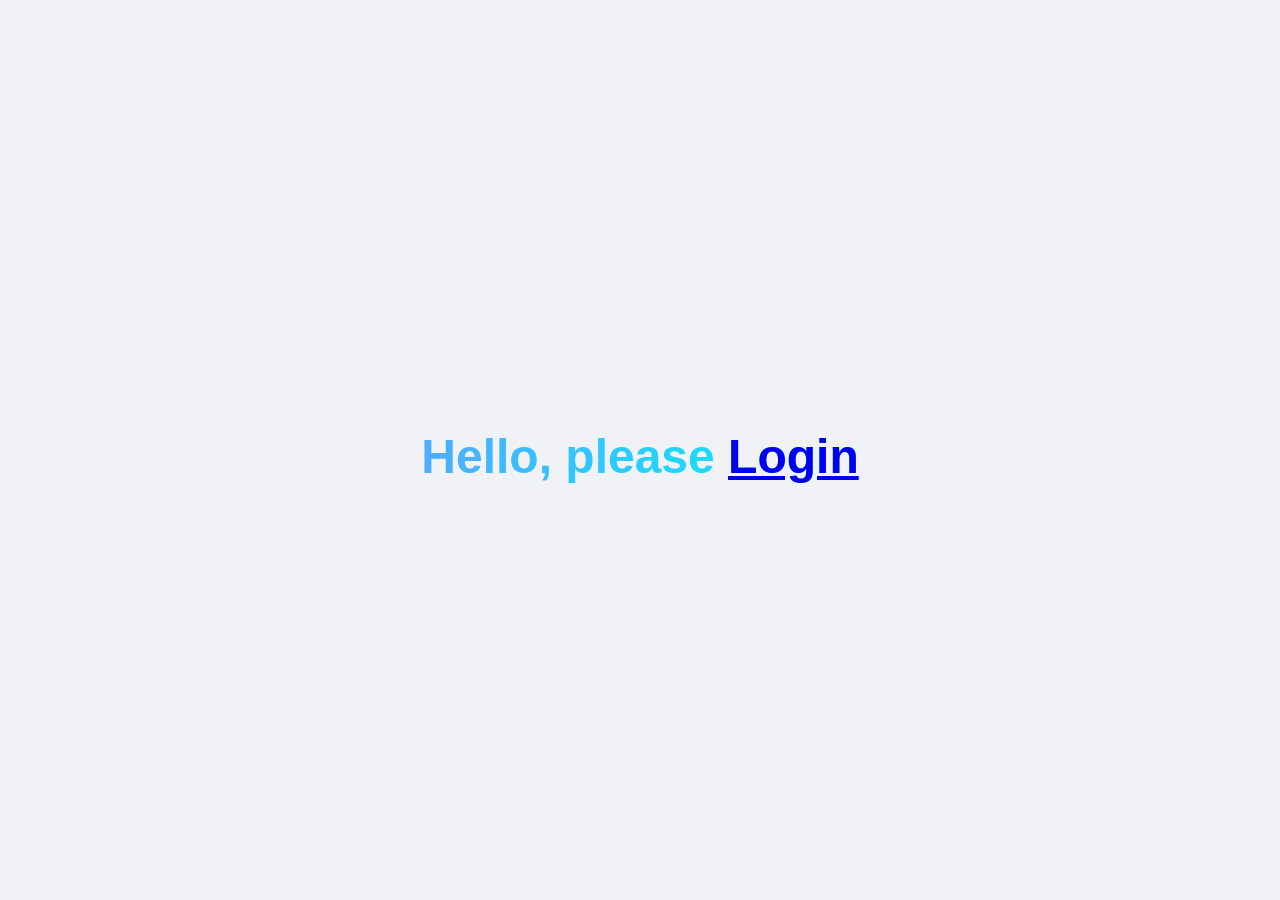
<file: index.html>
<!DOCTYPE html>
<html lang="en">
<head>
  <meta charset="UTF-8">
  <meta name="viewport" content="width=device-width, initial-scale=1.0">
  <title>Home Page</title>
<link rel="stylesheet" href="style.css">
</head>
<body>
 <h1 id="welcomMessage">Hello World</h1>
 <button id="LogoutButton" class="hidden">LogOut</button>


 <script src="script.js"></script>
</body>
</html>
</file>
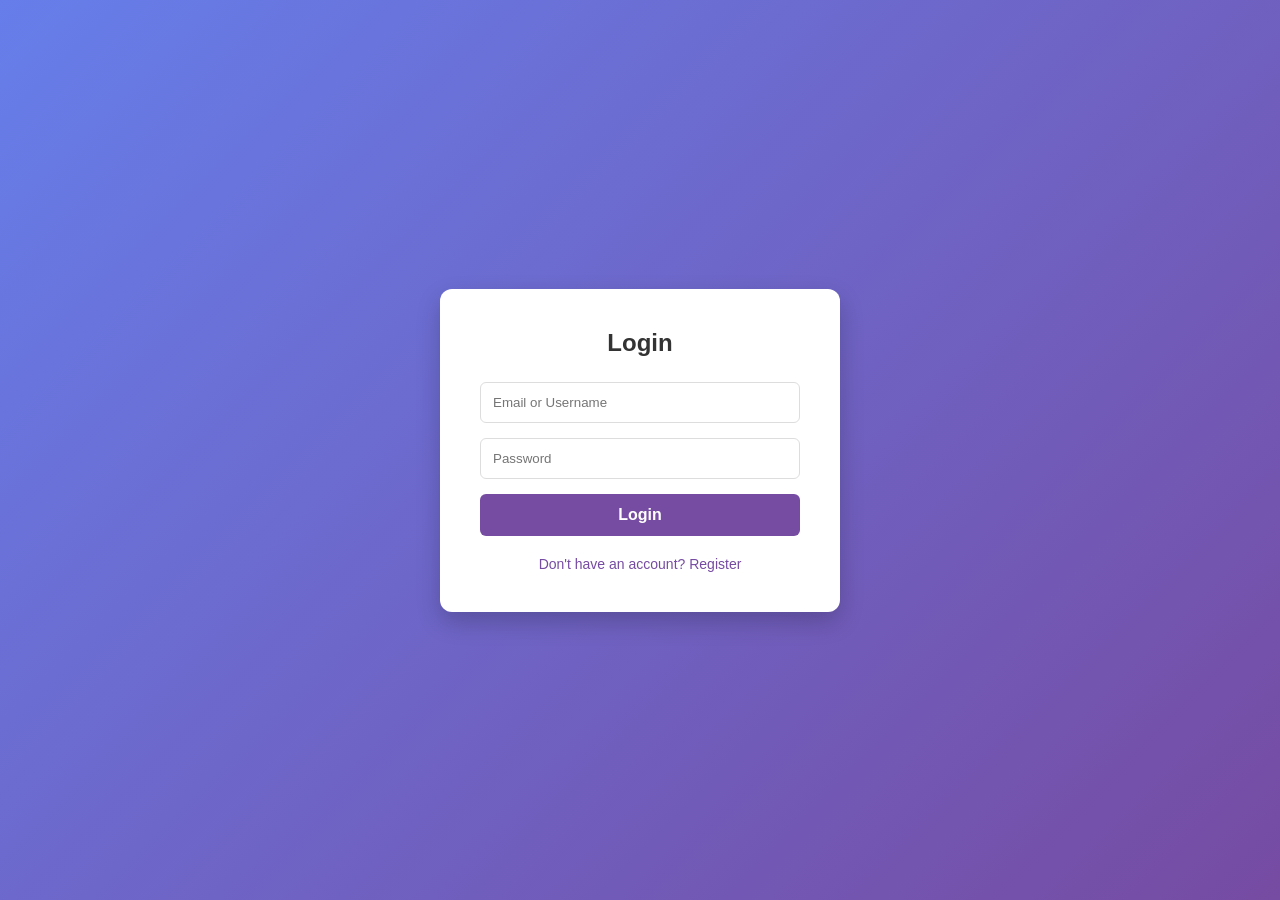
<file: login.html>
<!DOCTYPE html>
<html lang="en">
<head>
  <meta charset="UTF-8">
  <meta name="viewport" content="width=device-width, initial-scale=1.0">
  <title>Login Form</title>
  <link rel="stylesheet" href="login.css">
</head>
<body>
  <form id="loginForm" novalidate>
    <h2>Login</h2>

    <input type="text" id="identifier" placeholder="Email or Username" required>
    <span class="error-msg" id="identifierError">Please enter your email or username.</span>
    <input type="password" id="password" placeholder="Password" required>
    <span class="error-msg" id="passwordError">Please enter your password.</span>

    <button type="submit">Login</button>
    <a href="Register.html">Don't have an account? Register</a>
  </form>

  <script src="login.js"></script>
</body>
</html>
</file>
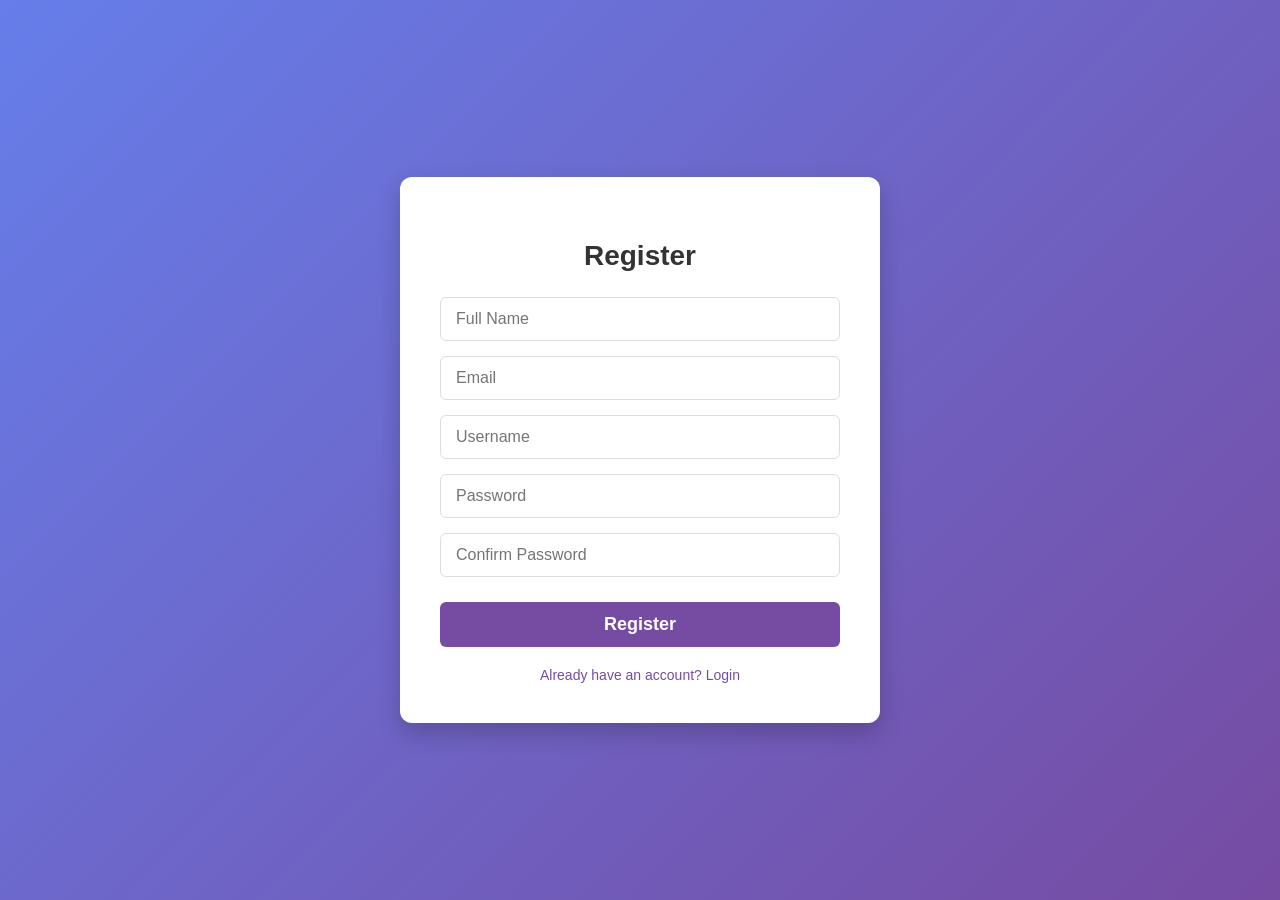
<file: Register.html>
<!DOCTYPE html>
<html lang="en">
<head>
  <meta charset="UTF-8">
  <meta name="viewport" content="width=device-width, initial-scale=1.0">
  <title>Register Form</title>
  <link rel="stylesheet" href="Register.css">
</head>
<body>
  <form id="registerForm" novalidate>
    <h2>Register</h2>

    <input type="text" placeholder="Full Name" id="name" required>
    <span class="error-msg" id="nameError">Name must be at least 3 characters.</span>
    <input type="email" placeholder="Email" id="email" required>
    <span class="error-msg" id="emailError">Please enter a valid email address.</span>

    <input type="text" placeholder="Username" id="username" required>
    <span class="error-msg" id="usernameError">Username: 4–20 chars, letters/numbers/underscores only.</span>

    <input type="password" placeholder="Password" id="password" required>
    <span class="password-strength" id="passwordStrength"></span>
    <span class="error-msg" id="passwordError"> Password must be 8+ chars with uppercase, lowercase, number & special character.
    </span>

    <input type="password" placeholder="Confirm Password" id="confirmPassword" required>
    <span class="error-msg" id="confirmError">Passwords do not match.</span>

    <button type="submit">Register</button>
    <a href="login.html">Already have an account? Login</a>
  </form>

  <script src="register.js"></script>
</body>
</html>
</file>
<file: style.css>
body {
    display: flex;
    flex-direction: column;
    justify-content: center;
    align-items: center;
    min-height: 100vh;
    margin: 0;
    background: #f0f2f5;
    font-family: 'Segoe UI', Tahoma, Geneva, Verdana, sans-serif;
}

#welcomMessage {
    font-size: 3rem;
    background: linear-gradient(90deg, #4facfe 0%, #00f2fe 100%);
    -webkit-background-clip: text;
    background-clip: text;
    color: transparent;
    margin-bottom: 20px;
    animation: fadeIn 1s ease-in;
}

#LogoutButton {
    padding: 10px 25px;
    font-size: 1rem;
    font-weight: 600;
    color: white;
    background: #ff4757;
    border: none;
    border-radius: 25px;
    cursor: pointer;
    transition: all 0.3s ease;
    box-shadow: 0 4px 6px rgba(255, 71, 87, 0.3);
}

#LogoutButton:hover {
    background: #ff6b81;
    transform: translateY(-2px);
    box-shadow: 0 6px 12px rgba(255, 71, 87, 0.4);
}


.hidden {
    display: none;
}


@keyframes fadeIn {
    from { opacity: 0; transform: translateY(-10px); }
    to { opacity: 1; transform: translateY(0); }
}
</file>
<file: login.css>
body {
    font-family: 'Segoe UI', Tahoma, Geneva, Verdana, sans-serif;
    background: linear-gradient(135deg, #667eea 0%, #764ba2 100%);
    height: 100vh;
    display: flex;
    justify-content: center;
    align-items: center;
    margin: 0;
}

#loginForm {
    background: white;
    padding: 40px;
    border-radius: 12px;
    box-shadow: 0 10px 25px rgba(0, 0, 0, 0.2);
    width: 320px;
    display: flex;
    flex-direction: column;
    gap: 15px;
}

#loginForm h2 {
    margin: 0 0 10px 0;
    text-align: center;
    color: #333;
}

#loginForm input {
    padding: 12px;
    border: 1px solid #ddd;
    border-radius: 6px;
    outline: none;
    transition: border-color 0.3s;
}

#loginForm input:focus {
    border-color: #764ba2;
}

#loginForm button {
    padding: 12px;
    background-color: #764ba2;
    color: white;
    border: none;
    border-radius: 6px;
    cursor: pointer;
    font-size: 16px;
    font-weight: bold;
    transition: background 0.3s;
}

#loginForm button:hover {
    background-color: #5a378c;
}

#loginForm a {
    text-align: center;
    text-decoration: none;
    color: #764ba2;
    font-size: 14px;
    margin-top: 5px;
}

#loginForm a:hover {
    text-decoration: underline;
}


.error-msg {
      color: #e74c3c;
      font-size: 12px;
      margin-top: -8px;
      margin-bottom: 6px;
      display: none;
    }
    input.invalid {
      border: 1.5px solid #e74c3c !important;
    }
    input.valid {
      border: 1.5px solid #27ae60 !important;
    }
</file>
<file: Register.css>
body {
    font-family: 'Segoe UI', Tahoma, Geneva, Verdana, sans-serif;
    background: linear-gradient(135deg, #667eea 0%, #764ba2 100%);
    display: flex;
    justify-content: center;
    align-items: center;
    height: 100vh;
    margin: 0;
}

#registerForm {
    background: #ffffff;
    padding: 40px;
    border-radius: 12px;
    box-shadow: 0 10px 25px rgba(0, 0, 0, 0.2);
    width: 100%;
    max-width: 400px;
    display: flex;
    flex-direction: column;
}

#registerForm h2 {
    margin-bottom: 25px;
    color: #333;
    text-align: center;
    font-size: 28px;
}

#registerForm input {
    padding: 12px 15px;
    margin-bottom: 15px;
    border: 1px solid #ddd;
    border-radius: 6px;
    outline: none;
    transition: border-color 0.3s ease;
    font-size: 16px;
}

#registerForm input:focus {
    border-color: #764ba2;
    box-shadow: 0 0 5px rgba(118, 75, 162, 0.2);
}


#registerForm button {
    background-color: #764ba2;
    color: white;
    padding: 12px;
    border: none;
    border-radius: 6px;
    font-size: 18px;
    font-weight: 600;
    cursor: pointer;
    transition: background-color 0.3s ease, transform 0.2s ease;
    margin-top: 10px;
}

#registerForm button:hover {
    background-color: #5a3782;
    transform: translateY(-2px);
}

#registerForm button:active {
    transform: translateY(0);
}


#registerForm a {
    text-align: center;
    margin-top: 20px;
    color: #764ba2;
    text-decoration: none;
    font-size: 14px;
}

#registerForm a:hover {
    text-decoration: underline;
}

  .error-msg {
      color: #e74c3c;
      font-size: 12px;
      margin-top: -8px;
      margin-bottom: 6px;
      display: none;
    }
    .success-msg {
      color: #27ae60;
      font-size: 12px;
      margin-top: -8px;
      margin-bottom: 6px;
      display: none;
    }
    input.invalid {
      border: 1.5px solid #e74c3c !important;
    }
    input.valid {
      border: 1.5px solid #27ae60 !important;
    }
    .password-strength {
      font-size: 12px;
      margin-top: -8px;
      margin-bottom: 6px;
      display: none;
    }
    .strength-weak   { color: #e74c3c; }
    .strength-medium { color: #f39c12; }
    .strength-strong { color: #27ae60; }
</file>
